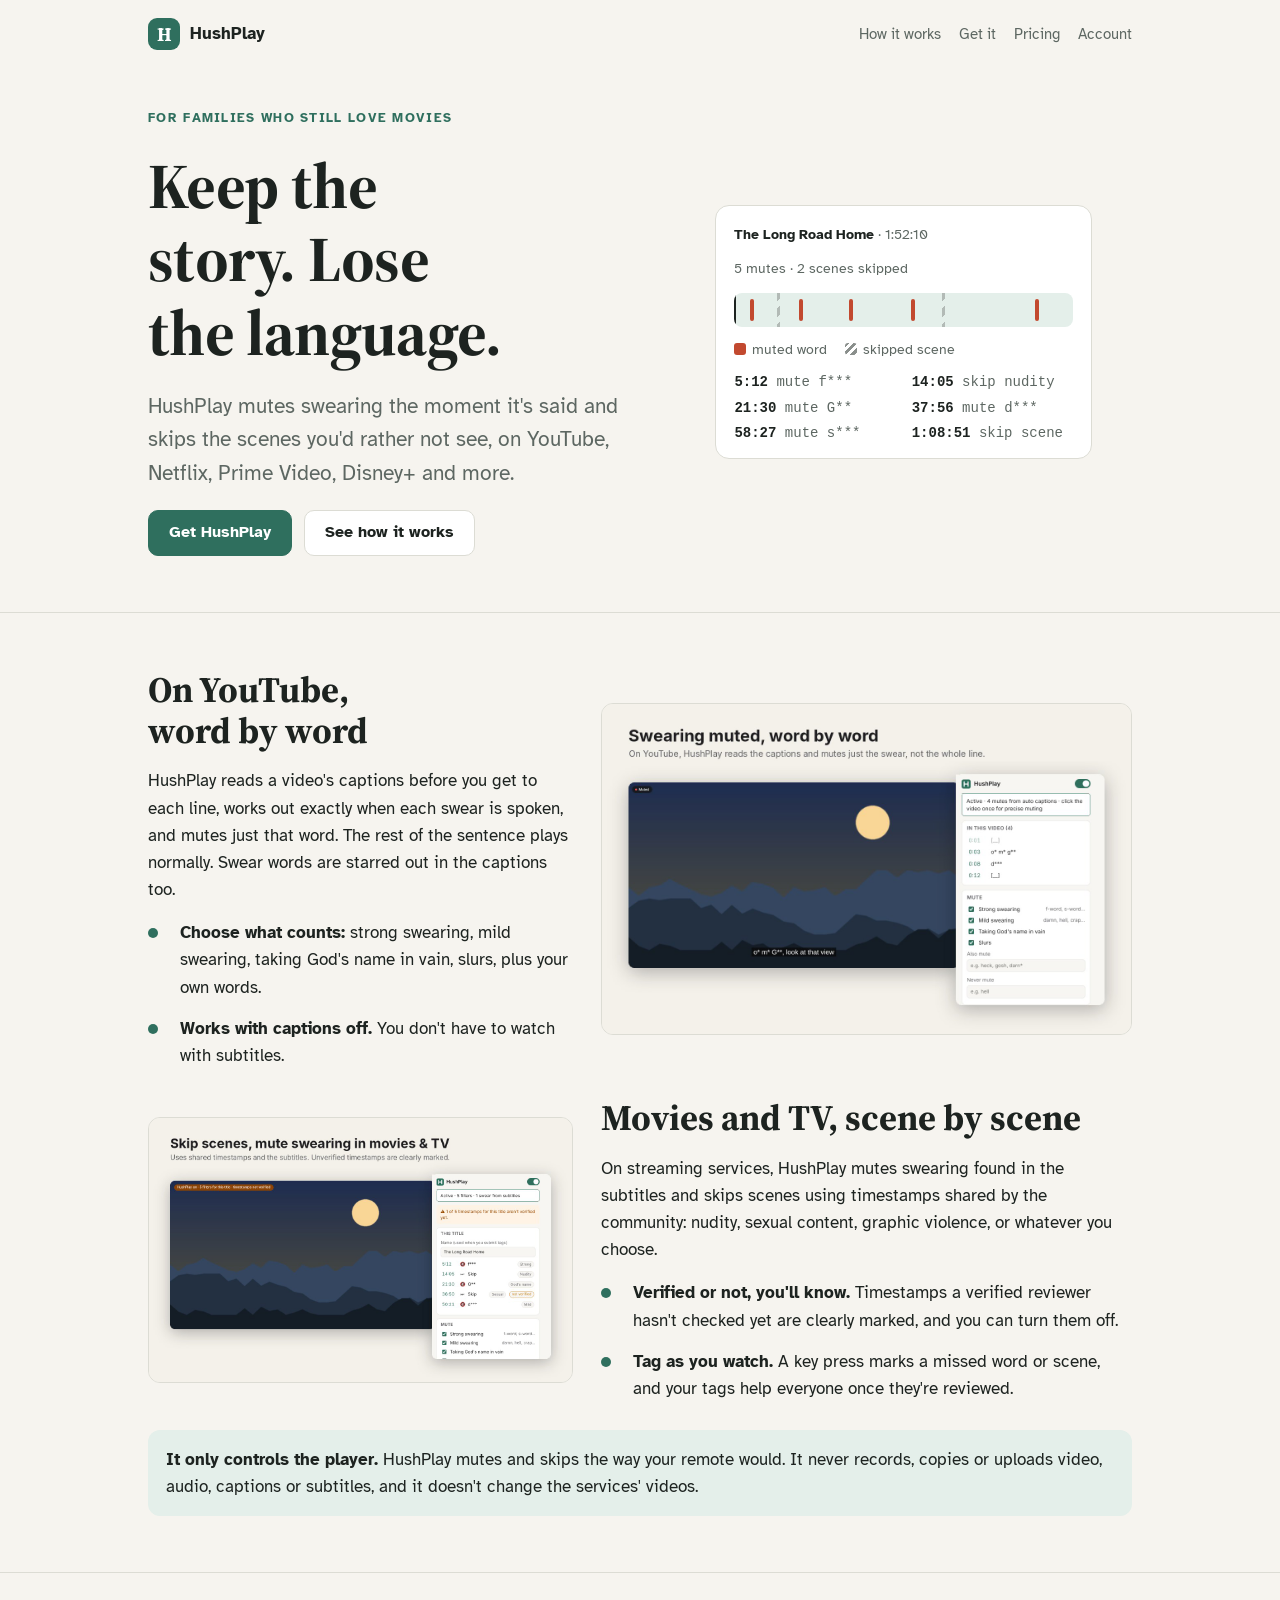
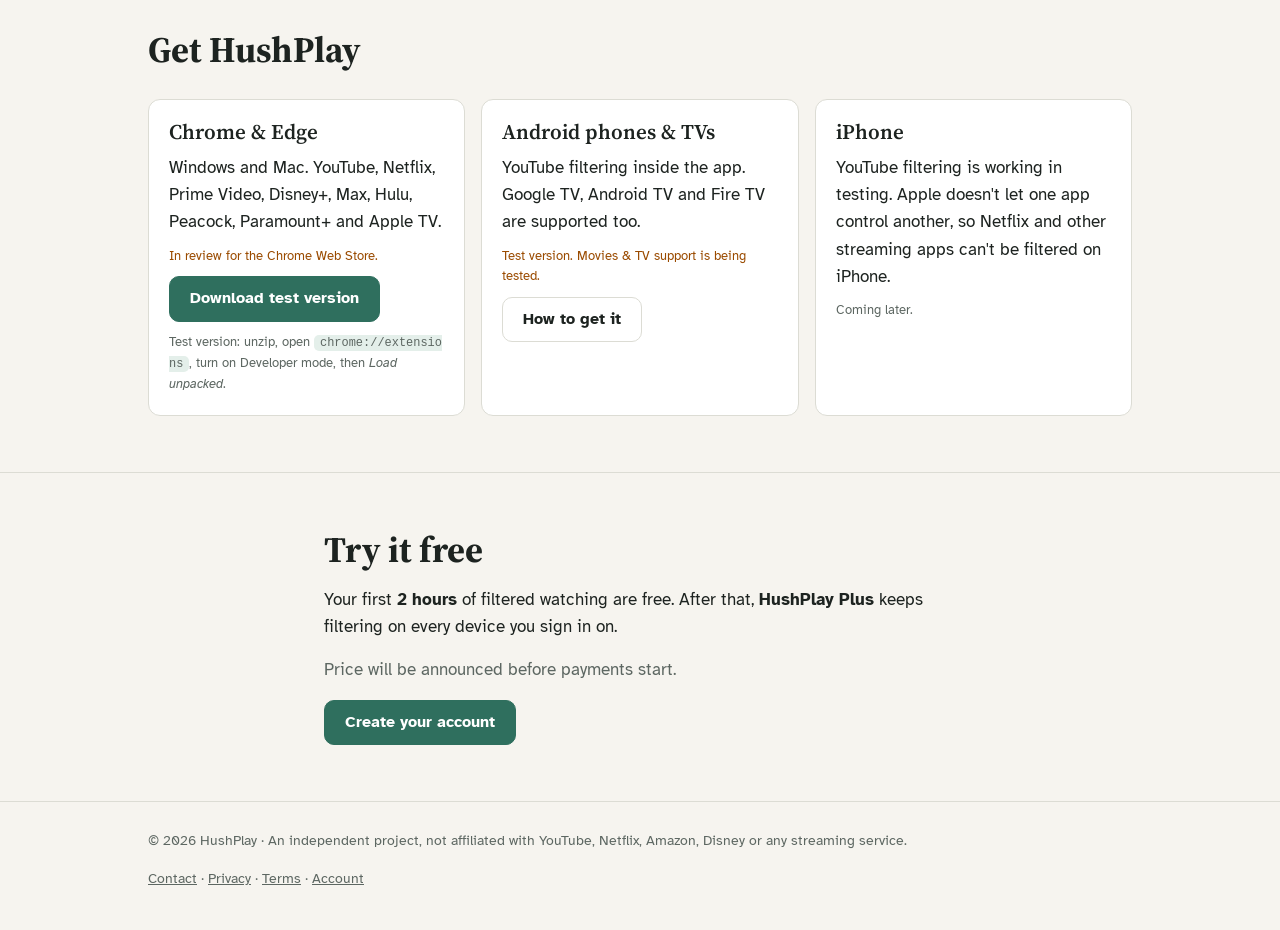
<file: index.html>
<!doctype html>
<html lang="en">
<head>
<meta charset="utf-8">
<meta name="viewport" content="width=device-width, initial-scale=1, viewport-fit=cover">
<title>HushPlay</title>
<meta name="description" content="HushPlay mutes swearing on YouTube, and mutes swearing and skips the scenes you choose in movies and TV.">
<link rel="icon" href="img/favicon.png">
<link rel="preconnect" href="https://fonts.googleapis.com">
<link rel="stylesheet" href="https://fonts.googleapis.com/css2?family=Source+Serif+4:opsz,wght@8..60,600;8..60,700&family=Atkinson+Hyperlegible:ital,wght@0,400;0,700;1,400&display=swap">
<link rel="stylesheet" href="site.css">
</head>
<body>
<header class="top">
  <div class="wrap">
    <a class="brand" href="./"><span class="v">H</span>HushPlay</a>
    <nav>
      <a href="#how">How it works</a>
      <a href="#get">Get it</a>
      <a href="#pricing">Pricing</a>
      <a href="account.html">Account</a>
    </nav>
  </div>
</header>

<main>
  <section class="hero">
    <div class="wrap">
      <div style="display:grid;gap:20px">
        <p class="eyebrow">For families who still love movies</p>
        <h1>Keep the story. Lose the language.</h1>
        <p class="lede">HushPlay mutes swearing the moment it's said and skips the scenes you'd rather not see, on YouTube, Netflix, Prime Video, Disney+ and more.</p>
        <div class="row">
          <a class="btn primary" href="#get">Get HushPlay</a>
          <a class="btn" href="#how">See how it works</a>
        </div>
      </div>

      <figure class="timeline" aria-label="Example: what HushPlay does across one movie">
        <div class="meta"><span><b>The Long Road Home</b> · 1:52:10</span><span>5 mutes · 2 scenes skipped</span></div>
        <div class="track" aria-hidden="true">
          <i class="m" style="left:4.6%"></i><i class="m" style="left:19.2%"></i><i class="m" style="left:33.8%"></i>
          <i class="s" style="left:12.5%;width:0.9%"></i>
          <i class="m" style="left:52.1%"></i>
          <i class="s" style="left:61.4%;width:0.8%"></i>
          <i class="m" style="left:88.7%"></i>
          <i class="playhead"></i>
        </div>
        <div class="legend"><span class="lm">muted word</span><span class="ls">skipped scene</span></div>
        <div class="events">
          <span><b>5:12</b> mute f***</span>
          <span><b>14:05</b> skip nudity</span>
          <span><b>21:30</b> mute G**</span>
          <span><b>37:56</b> mute d***</span>
          <span><b>58:27</b> mute s***</span>
          <span><b>1:08:51</b> skip scene</span>
        </div>
      </figure>
    </div>
  </section>

  <section class="band" id="how">
    <div class="wrap">
      <div class="split">
        <div style="display:grid;gap:16px">
          <h2>On YouTube, word by word</h2>
          <p>HushPlay reads a video's captions before you get to each line, works out exactly when each swear is spoken, and mutes just that word. The rest of the sentence plays normally. Swear words are starred out in the captions too.</p>
          <ul class="points">
            <li><span><b>Choose what counts:</b> strong swearing, mild swearing, taking God's name in vain, slurs, plus your own words.</span></li>
            <li><span><b>Works with captions off.</b> You don't have to watch with subtitles.</span></li>
          </ul>
        </div>
        <img class="shot" src="img/youtube.jpg" alt="A YouTube-style video with the word muted and the caption starred out, next to HushPlay's list of mutes in this video" width="1280" height="800" loading="lazy">
      </div>

      <div class="split flip">
        <div style="display:grid;gap:16px">
          <h2>Movies and TV, scene by scene</h2>
          <p>On streaming services, HushPlay mutes swearing found in the subtitles and skips scenes using timestamps shared by the community: nudity, sexual content, graphic violence, or whatever you choose.</p>
          <ul class="points">
            <li><span><b>Verified or not, you'll know.</b> Timestamps a verified reviewer hasn't checked yet are clearly marked, and you can turn them off.</span></li>
            <li><span><b>Tag as you watch.</b> A key press marks a missed word or scene, and your tags help everyone once they're reviewed.</span></li>
          </ul>
        </div>
        <img class="shot" src="img/movies.jpg" alt="A movie playing with HushPlay's list of timed mutes and skipped scenes, one marked not verified" width="1280" height="800" loading="lazy">
      </div>

      <div class="note"><p><b>It only controls the player.</b> HushPlay mutes and skips the way your remote would. It never records, copies or uploads video, audio, captions or subtitles, and it doesn't change the services' videos.</p></div>
    </div>
  </section>

  <section class="band" id="get">
    <div class="wrap">
      <h2>Get HushPlay</h2>
      <div class="cards">
        <div class="card">
          <h3>Chrome &amp; Edge</h3>
          <p>Windows and Mac. YouTube, Netflix, Prime Video, Disney+, Max, Hulu, Peacock, Paramount+ and Apple TV.</p>
          <p class="tag soon" id="storeTag">In review for the Chrome Web Store.</p>
          <div class="row">
            <a class="btn primary" id="storeLink" href="downloads/HushPlay-extension.zip">Download test version</a>
          </div>
          <p class="tag">Test version: unzip, open <code>chrome://extensions</code>, turn on Developer mode, then <i>Load unpacked</i>.</p>
        </div>
        <div class="card">
          <h3>Android phones &amp; TVs</h3>
          <p>YouTube filtering inside the app. Google TV, Android TV and Fire TV are supported too.</p>
          <p class="tag soon">Test version. Movies &amp; TV support is being tested.</p>
          <div class="row"><a class="btn" href="android.html">How to get it</a></div>
        </div>
        <div class="card">
          <h3>iPhone</h3>
          <p>YouTube filtering is working in testing. Apple doesn't let one app control another, so Netflix and other streaming apps can't be filtered on iPhone.</p>
          <p class="tag">Coming later.</p>
        </div>
      </div>
    </div>
  </section>

  <section class="band" id="pricing">
    <div class="wrap narrow" style="display:grid;gap:16px">
      <h2>Try it free</h2>
      <p id="pricingText">Your first <b><span data-trial-hours>2</span> hours</b> of filtered watching are free. After that, <b data-plan-name>HushPlay Plus</b> keeps filtering on every device you sign in on.</p>
      <p class="tag" id="priceLine" style="color:var(--muted)">Price will be announced before payments start.</p>
      <div class="row"><a class="btn primary" href="account.html">Create your account</a></div>
    </div>
  </section>
</main>

<footer>
  <div class="wrap">
    <span>© 2026 HushPlay · An independent project, not affiliated with YouTube, Netflix, Amazon, Disney or any streaming service.</span>
    <span><a href="mailto:hush.play.co@gmail.com">Contact</a> · <a href="privacy.html">Privacy</a> · <a href="terms.html">Terms</a> · <a href="account.html">Account</a></span>
  </div>
</footer>

<script src="config.js"></script>
<script>
  // Live trial length and price from the shared database (the same settings the apps use).
  (function () {
    var c = window.VIRTUE_CONFIG;
    if (!c || !window.fetch) return;
    fetch(c.supabaseUrl + "/rest/v1/rpc/get_config", { method: "POST",
      headers: { apikey: c.supabaseKey, "Content-Type": "application/json" }, body: "{}" })
      .then(function (r) { return r.ok ? r.json() : null; })
      .then(function (cfg) {
        if (!cfg) return;
        document.querySelectorAll("[data-trial-hours]").forEach(function (el) { el.textContent = cfg.trial_hours; });
        document.querySelectorAll("[data-plan-name]").forEach(function (el) { el.textContent = cfg.plan_name || "HushPlay Plus"; });
        var line = document.getElementById("priceLine");
        if (!cfg.paywall_enabled) line.textContent = "Free for everyone while HushPlay is in testing.";
        else if (cfg.price_label) line.textContent = (cfg.plan_name || "HushPlay Plus") + ": " + cfg.price_label + ". Cancel any time.";
        if (cfg.store_url) {
          var a = document.getElementById("storeLink");
          a.href = cfg.store_url; a.textContent = "Add to Chrome";
          document.getElementById("storeTag").textContent = "Free on the Chrome Web Store.";
        }
      }).catch(function () {});
  })();
</script>
</body>
</html>
</file>
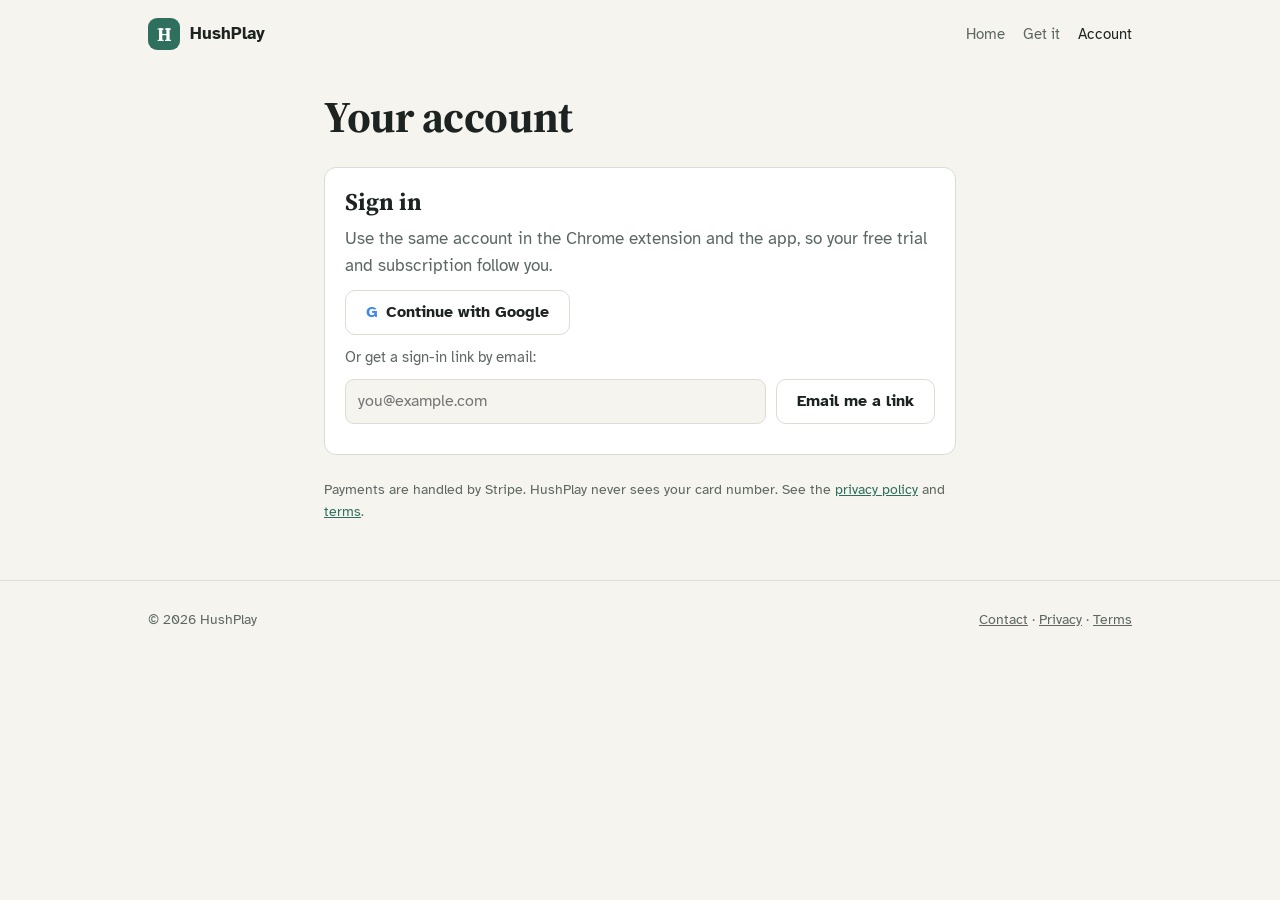
<file: account.html>
<!doctype html>
<html lang="en">
<head>
<meta charset="utf-8">
<meta name="viewport" content="width=device-width, initial-scale=1, viewport-fit=cover">
<title>Your Account · HushPlay</title>
<link rel="icon" href="img/favicon.png">
<link rel="stylesheet" href="https://fonts.googleapis.com/css2?family=Source+Serif+4:opsz,wght@8..60,600;8..60,700&family=Atkinson+Hyperlegible:ital,wght@0,400;0,700;1,400&display=swap">
<link rel="stylesheet" href="site.css">
</head>
<body>
<header class="top">
  <div class="wrap">
    <a class="brand" href="./"><span class="v">H</span>HushPlay</a>
    <nav><a href="./">Home</a><a href="./#get">Get it</a><a href="account.html" aria-current="page">Account</a></nav>
  </div>
</header>

<main class="wrap narrow" style="display:grid;gap:24px;padding-block:24px 56px">
  <h1 style="font-size:clamp(32px,5vw,44px)">Your account</h1>
  <p id="flash" class="note" hidden></p>

  <!-- signed out -->
  <section class="card" id="signedOut" hidden>
    <h2 style="font-size:24px">Sign in</h2>
    <p style="color:var(--muted)">Use the same account in the Chrome extension and the app, so your free trial and subscription follow you.</p>
    <div class="row"><button class="btn" id="google" type="button"><span class="g">G</span> Continue with Google</button></div>
    <p style="color:var(--muted);font-size:15px">Or get a sign-in link by email:</p>
    <form id="emailForm" class="inline">
      <input type="email" id="email" autocomplete="email" placeholder="you@example.com" required>
      <button class="btn" type="submit" id="sendBtn">Email me a link</button>
    </form>
    <form id="codeForm" class="inline" hidden>
      <input type="text" id="code" placeholder="Paste the link or code from the email">
      <button class="btn primary" type="submit">Sign in</button>
    </form>
    <p id="signInMsg" style="font-size:15px;color:var(--muted)"></p>
  </section>

  <!-- signed in -->
  <section class="card" id="signedIn" hidden>
    <div class="row" style="justify-content:space-between">
      <h2 style="font-size:24px" id="who">Signed in</h2>
      <button class="btn" id="signOut" type="button">Sign out</button>
    </div>
    <dl class="kv">
      <dt>Plan</dt><dd id="planName">Free</dd>
      <dt id="trialLabel">Free trial</dt><dd id="trialText">–</dd>
    </dl>
    <div class="meter" id="meter" aria-hidden="true"><i style="width:0%"></i></div>
    <p id="paywallNote" style="color:var(--muted);font-size:15px"></p>
    <div id="refEntry" hidden>
      <label class="field">Referral code (optional)
        <input type="text" id="refCode" maxlength="12" autocomplete="off" placeholder="e.g. 7KQ2MX4D" style="text-transform:uppercase">
      </label>
    </div>
    <div class="row">
      <button class="btn primary" id="subscribeYearly" type="button" hidden>Subscribe yearly</button>
      <button class="btn" id="subscribe" type="button" hidden>Subscribe monthly</button>
      <button class="btn" id="billing" type="button" hidden>Manage billing</button>
    </div>
    <p id="planMsg" style="font-size:15px;color:var(--muted)"></p>
  </section>

  <!-- referrals -->
  <section class="card" id="referCard" hidden>
    <h2 style="font-size:24px">Refer friends</h2>
    <p style="color:var(--muted);font-size:15px;margin:0" id="referHow"></p>
    <div class="refcode"><span>Your code</span><b id="myCode">–</b></div>
    <div class="inline">
      <input type="text" id="myLink" readonly aria-label="Your referral link">
      <button class="btn" type="button" id="copyLink">Copy link</button>
    </div>
    <dl class="kv">
      <dt>Friends signed up</dt><dd id="refJoined">0</dd>
      <dt>Rewards earned</dt><dd id="refEarned">$0.00</dd>
    </dl>
    <p id="refMsg" style="font-size:15px;color:var(--muted);margin:0"></p>
  </section>

  <!-- settings profiles -->
  <section class="card" id="profilesCard" hidden>
    <div class="row" style="justify-content:space-between">
      <h2 style="font-size:24px">Settings profiles</h2>
      <button class="btn" id="profNew" type="button">New profile</button>
    </div>
    <p style="color:var(--muted);font-size:15px;margin:0">Save different settings for different people or times, like "Kids" and "Movie night".
      In the Chrome extension and the app, each device picks which profile it uses, so they can share one or each have their own.
      New devices start with your default profile.</p>
    <form id="profNewForm" class="inline" hidden>
      <input type="text" id="profNewName" maxlength="40" placeholder="Profile name, e.g. Kids" required>
      <button class="btn primary" type="submit">Create</button>
      <button class="btn" type="button" id="profNewCancel">Cancel</button>
    </form>
    <ul id="profList" class="proflist"></ul>
    <p id="profMsg" style="font-size:15px;color:var(--muted);margin:0"></p>
  </section>

  <p style="font-size:14px;color:var(--muted)">Payments are handled by Stripe. HushPlay never sees your card number. See the <a href="privacy.html">privacy policy</a> and <a href="terms.html">terms</a>.</p>
</main>

<footer>
  <div class="wrap">
    <span>© 2026 HushPlay</span>
    <span><a href="mailto:hush.play.co@gmail.com">Contact</a> · <a href="privacy.html">Privacy</a> · <a href="terms.html">Terms</a></span>
  </div>
</footer>

<script src="config.js"></script>
<script src="db.js"></script>
<script>
(function () {
  "use strict";
  var $ = function (id) { return document.getElementById(id); };
  var store = {
    get: async function (k) { try { var v = localStorage.getItem(k); return v ? JSON.parse(v) : null; } catch (e) { return null; } },
    set: async function (k, v) { try { localStorage.setItem(k, JSON.stringify(v)); } catch (e) {} }
  };
  var db = VirtueDB.create(window.VIRTUE_CONFIG, store);
  var here = location.origin + location.pathname;

  function flash(text, warn) {
    var el = $("flash");
    el.hidden = !text; el.textContent = text || "";
    el.className = warn ? "warnbox" : "note";
  }

  function hours(sec) { return (Math.round(sec / 360) / 10).toString(); }

  async function render() {
    var a = await db.account().catch(function () { return { configured: db.configured, signedIn: false }; });
    $("signedOut").hidden = a.signedIn;
    $("signedIn").hidden = !a.signedIn;
    if (!a.signedIn) { $("profilesCard").hidden = true; $("referCard").hidden = true; return; }
    $("who").textContent = a.email;
    var plan = await db.myPlan().catch(function () { return null; });
    if (!plan) { $("planMsg").textContent = "Couldn't load your plan. Try again in a moment."; return; }
    var used = plan.trial_seconds_used || 0, total = plan.trial_seconds_total || 7200;
    $("planName").textContent = plan.subscribed ? "HushPlay Plus" + (plan.plan_status && plan.plan_status !== "active" ? " (" + plan.plan_status.replace("_", " ") + ")" : "") : "Free";
    $("trialText").textContent = hours(Math.min(used, total)) + " of " + hours(total) + " hours used";
    $("meter").firstElementChild.style.width = Math.min(100, used / total * 100).toFixed(1) + "%";
    // Subscribers don't have a free trial any more: no meter, no hours.
    $("trialLabel").hidden = $("trialText").hidden = $("meter").hidden = !!plan.subscribed;
    $("paywallNote").textContent = !plan.paywall_enabled ? "HushPlay is free for everyone while it's in testing. Your trial hours aren't being used up yet."
      : plan.subscribed ? (plan.plan_renews_at ? "Renews " + new Date(plan.plan_renews_at).toLocaleDateString() + "." : "")
      : plan.allowed ? "When your free hours run out, subscribe to keep filtering." : "Your free trial is used up. Subscribe to keep filtering.";
    $("subscribe").hidden = $("subscribeYearly").hidden = plan.subscribed || !plan.paywall_enabled;
    $("billing").hidden = !plan.has_billing;
    $("refEntry").hidden = plan.subscribed || !plan.paywall_enabled || !!plan.plan_status;
    loadProfiles();
    loadReferral();
    var cfg = await db.config().catch(function () { return {}; });
    $("subscribe").textContent = "Monthly" + (cfg.price_monthly ? " · " + cfg.price_monthly + "/month" : "");
    $("subscribeYearly").textContent = "Yearly" + (cfg.price_yearly ? " · " + cfg.price_yearly + "/year" : "");
  }

  // ---------------------------------------------------------------- settings profiles
  var MUTE = [["strong", "Strong swearing"], ["mild", "Mild words"], ["blasphemy", "God's name in vain"], ["slurs", "Slurs"]];
  var SKIP = [["nudity", "Nudity"], ["sexual", "Sexual content"], ["violence", "Violence"], ["other", "Other flagged scenes"]];
  var DEF_CATS = { strong: true, mild: true, blasphemy: true, slurs: true, nudity: true, sexual: true, violence: false, other: true };
  var profs = [], openId = null;
  function profMsg(t, warn) { $("profMsg").textContent = t || ""; $("profMsg").style.color = warn ? "var(--warn)" : "var(--muted)"; }
  async function loadProfiles(msg) {
    try { profs = await db.profiles(); } catch (e) { profMsg(e.message, true); return; }
    $("profilesCard").hidden = false;
    drawProfiles();
    profMsg(msg || (profs.length ? "" : "You don't have any profiles yet. Open the extension or the app once while signed in, or make one here."));
  }
  function el(tag, attrs, kids) {
    var n = document.createElement(tag);
    Object.keys(attrs || {}).forEach(function (k) { if (k === "text") n.textContent = attrs[k]; else n.setAttribute(k, attrs[k]); });
    (kids || []).forEach(function (k) { if (k) n.appendChild(k); });
    return n;
  }
  function check(id, label, on) {
    var box = el("input", { type: "checkbox", id: id });
    box.checked = !!on;
    return el("label", { class: "check" }, [box, document.createTextNode(" " + label)]);
  }
  function select(id, opts, value) {
    var s = el("select", { id: id });
    opts.forEach(function (o) { var op = el("option", { value: o[0], text: o[1] }); s.appendChild(op); });
    s.value = String(value);
    return s;
  }
  function drawProfiles() {
    var list = $("profList");
    list.innerHTML = "";
    profs.forEach(function (p) {
      var li = el("li", { class: "prof" });
      var head = el("div", { class: "row", style: "justify-content:space-between" }, [
        el("strong", { text: p.name }),
        p.is_default ? el("span", { class: "pill", text: "Default" }) : null
      ]);
      var btns = el("div", { class: "row" });
      var edit = el("button", { class: "btn small", type: "button", text: openId === p.id ? "Close" : "Edit" });
      edit.addEventListener("click", function () { openId = openId === p.id ? null : p.id; drawProfiles(); });
      btns.appendChild(edit);
      if (!p.is_default) {
        var def = el("button", { class: "btn small", type: "button", text: "Make default" });
        def.addEventListener("click", function () { save(p.id, null, null, true, "\"" + p.name + "\" is now the default for new devices."); });
        btns.appendChild(def);
      }
      var del = el("button", { class: "btn small", type: "button", text: "Delete" });
      del.addEventListener("click", function () {
        if (del.dataset.sure) {
          db.deleteProfile(p.id).then(function () { loadProfiles("Deleted \"" + p.name + "\". Devices that used it keep their settings."); },
            function (e) { profMsg(e.message, true); });
        } else { del.dataset.sure = "1"; del.textContent = "Really delete?"; }
      });
      btns.appendChild(del);
      li.appendChild(head);
      li.appendChild(btns);
      if (openId === p.id) li.appendChild(editor(p));
      list.appendChild(li);
    });
  }
  function editor(p) {
    var s = p.settings || {}, cats = Object.assign({}, DEF_CATS, s.categories || {});
    var f = el("form", { class: "profedit" });
    var name = el("input", { type: "text", id: "pe-name", maxlength: "40", value: p.name });
    f.appendChild(el("label", { class: "field" }, [document.createTextNode("Name"), name]));
    f.appendChild(el("p", { class: "lbl", text: "Mute" }));
    MUTE.forEach(function (c) { f.appendChild(check("pe-" + c[0], c[1], cats[c[0]])); });
    f.appendChild(el("p", { class: "lbl", text: "Skip scenes (movies & TV)" }));
    SKIP.forEach(function (c) { f.appendChild(check("pe-" + c[0], c[1], cats[c[0]])); });
    f.appendChild(el("label", { class: "field" }, [document.createTextNode("Skip violence that is"),
      select("pe-violenceLevel", [["1", "Any (fights and up)"], ["2", "Moderate and up (shooting, blood)"], ["3", "Graphic only (gore)"]], s.violenceLevel || 2)]));
    f.appendChild(el("label", { class: "field" }, [document.createTextNode("Scenes spotted from sound cues in subtitles"),
      select("pe-soundCues", [["ask", "Offer a Skip button"], ["auto", "Skip them automatically"], ["off", "Ignore them"]], s.soundCues || "ask")]));
    f.appendChild(el("label", { class: "field" }, [document.createTextNode("Also mute (comma-separated)"),
      el("input", { type: "text", id: "pe-custom", value: s.custom || "", placeholder: "e.g. heck, gosh, darn*" })]));
    f.appendChild(el("label", { class: "field" }, [document.createTextNode("Never mute"),
      el("input", { type: "text", id: "pe-allow", value: s.allow || "", placeholder: "e.g. hell" })]));
    f.appendChild(check("pe-useUnverified", "Use shared timestamps that aren't verified yet", s.useUnverified !== false));
    f.appendChild(check("pe-censorCaptions", "Hide swear words in on-screen captions", s.censorCaptions !== false));
    var go = el("button", { class: "btn primary", type: "submit", text: "Save changes" });
    f.appendChild(el("div", { class: "row" }, [go]));
    f.addEventListener("submit", function (e) {
      e.preventDefault();
      var next = Object.assign({}, s, { categories: Object.assign({}, cats) });
      MUTE.concat(SKIP).forEach(function (c) { next.categories[c[0]] = $("pe-" + c[0]).checked; });
      next.violenceLevel = +$("pe-violenceLevel").value;
      next.soundCues = $("pe-soundCues").value;
      next.custom = $("pe-custom").value.trim();
      next.allow = $("pe-allow").value.trim();
      next.useUnverified = $("pe-useUnverified").checked;
      next.censorCaptions = $("pe-censorCaptions").checked;
      var newName = name.value.trim();
      save(p.id, newName && newName !== p.name ? newName : null, next, false, "Saved. Devices using \"" + (newName || p.name) + "\" pick this up within a few minutes.");
    });
    return f;
  }
  function save(id, name, settings, makeDefault, done) {
    profMsg("Saving…");
    db.saveProfile(id, name, settings, makeDefault).then(function () { return loadProfiles(done); },
      function (e) { profMsg(e.message, true); });
  }
  $("profNew").addEventListener("click", function () { $("profNewForm").hidden = false; $("profNewName").value = ""; $("profNewName").focus(); });
  $("profNewCancel").addEventListener("click", function () { $("profNewForm").hidden = true; });
  $("profNewForm").addEventListener("submit", function (e) {
    e.preventDefault();
    var n = $("profNewName").value.trim();
    if (!n) return;
    $("profNewForm").hidden = true;
    profMsg("Saving…");
    // New profiles here start from the standard settings.
    db.saveProfile(null, n, { categories: Object.assign({}, DEF_CATS) }, false).then(function (p) {
      openId = p.id; return loadProfiles("Made \"" + n + "\". Change its settings below, then pick it on a device.");
    }, function (e) { profMsg(e.message, true); });
  });

  // ---------------------------------------------------------------- referrals
  var REF_KEY = "virtue.ref";
  function money(c) { return "$" + (c / 100).toFixed(2); }
  function savedRef() { try { return localStorage.getItem(REF_KEY) || ""; } catch (e) { return ""; } }
  function rememberRef(c) { try { if (c) localStorage.setItem(REF_KEY, c); else localStorage.removeItem(REF_KEY); } catch (e) {} }
  async function loadReferral() {
    var r;
    try { r = await db.myReferral(); } catch (e) { return; }
    $("referCard").hidden = false;
    $("referHow").textContent = "Share your code. When a friend buys their first subscription with it, you get " +
      money(r.reward_yearly_cents) + " off your bills if they choose yearly, or " + money(r.reward_monthly_cents) +
      " if they choose monthly. Each friend can use one code, once.";
    $("myCode").textContent = r.code;
    $("myLink").value = location.origin + location.pathname + "?ref=" + r.code;
    $("refJoined").textContent = String(r.joined + r.rewarded);
    $("refEarned").textContent = money(r.credit_cents) + (r.waiting_cents ? " (" + money(r.waiting_cents) + " is added when you subscribe)" : "");
    if (r.was_referred) { $("refEntry").hidden = true; rememberRef(""); }
    else if (!$("refCode").value) $("refCode").value = savedRef();
  }
  $("copyLink").addEventListener("click", async function () {
    try { await navigator.clipboard.writeText($("myLink").value); $("refMsg").textContent = "Link copied."; }
    catch (e) { $("myLink").select(); $("refMsg").textContent = "Press Ctrl+C (or Cmd+C) to copy."; }
  });

  async function finishRedirectSignIn() {
    // Back from Google or an emailed link: the address carries #access_token=... (or an error).
    if (!/access_token=|error_description=/.test(location.hash) && !/[?&]token=/.test(location.search)) return;
    try { await db.verifyCode("", location.href); flash("You're signed in."); }
    catch (e) { flash(e.message, true); }
    history.replaceState(null, "", location.pathname);
  }

  $("google").addEventListener("click", function () { location.href = db.oauthUrl("google", here); });
  $("emailForm").addEventListener("submit", async function (e) {
    e.preventDefault();
    $("sendBtn").disabled = true; $("signInMsg").textContent = "Sending…";
    try {
      await db.sendCode($("email").value, here);
      $("signInMsg").textContent = "Check your email and click the sign-in link. It brings you back here. (If the email has a code, paste it below.)";
      $("codeForm").hidden = false;
    } catch (err) { $("signInMsg").textContent = err.message; }
    $("sendBtn").disabled = false;
  });
  $("codeForm").addEventListener("submit", async function (e) {
    e.preventDefault();
    try { await db.verifyCode($("email").value, $("code").value); $("signInMsg").textContent = ""; render(); }
    catch (err) { $("signInMsg").textContent = err.message; }
  });
  $("signOut").addEventListener("click", async function () { await db.signOut(); flash(""); render(); });

  async function go(op, plan) {
    var code = op === "checkout" && !$("refEntry").hidden ? $("refCode").value.trim().toUpperCase() : "";
    if (code) {
      var ok = await db.checkReferral(code).catch(function (e) { return { ok: false, reason: e.message }; });
      if (!ok.ok) { $("planMsg").textContent = ok.reason + " Clear the referral code box to subscribe without one."; return; }
    }
    $("planMsg").textContent = "Opening secure checkout…";
    try {
      var r = await db[op](here, plan, code || undefined);
      if (r && r.url) location.href = r.url; else $("planMsg").textContent = "Payments aren't set up yet.";
    } catch (e) { $("planMsg").textContent = /not found|404|aren't set up/i.test(e.message) ? "Payments aren't set up yet." : e.message; }
  }
  $("subscribe").addEventListener("click", function () { go("checkout", "monthly"); });
  $("subscribeYearly").addEventListener("click", function () { go("checkout", "yearly"); });
  $("billing").addEventListener("click", function () { go("billingPortal"); });

  (async function () {
    if (!db.configured) { flash("This site isn't connected to the database yet.", true); return; }
    await finishRedirectSignIn();
    var q = new URLSearchParams(location.search);
    if (q.get("ref")) {
      var c = q.get("ref").trim().toUpperCase().replace(/[^A-Z0-9]/g, "").slice(0, 12);
      rememberRef(c);
      flash("Referral code " + c + " saved. It's used when you subscribe.");
      history.replaceState(null, "", location.pathname);
    }
    if (q.get("checkout") === "success") { rememberRef(""); flash("Thank you! Your subscription is active. It can take a minute to show here."); history.replaceState(null, "", location.pathname); setTimeout(render, 4000); }
    if (q.get("checkout") === "cancelled") { flash("Checkout was cancelled. You haven't been charged."); history.replaceState(null, "", location.pathname); }
    render();
  })();
})();
</script>
</body>
</html>
</file>
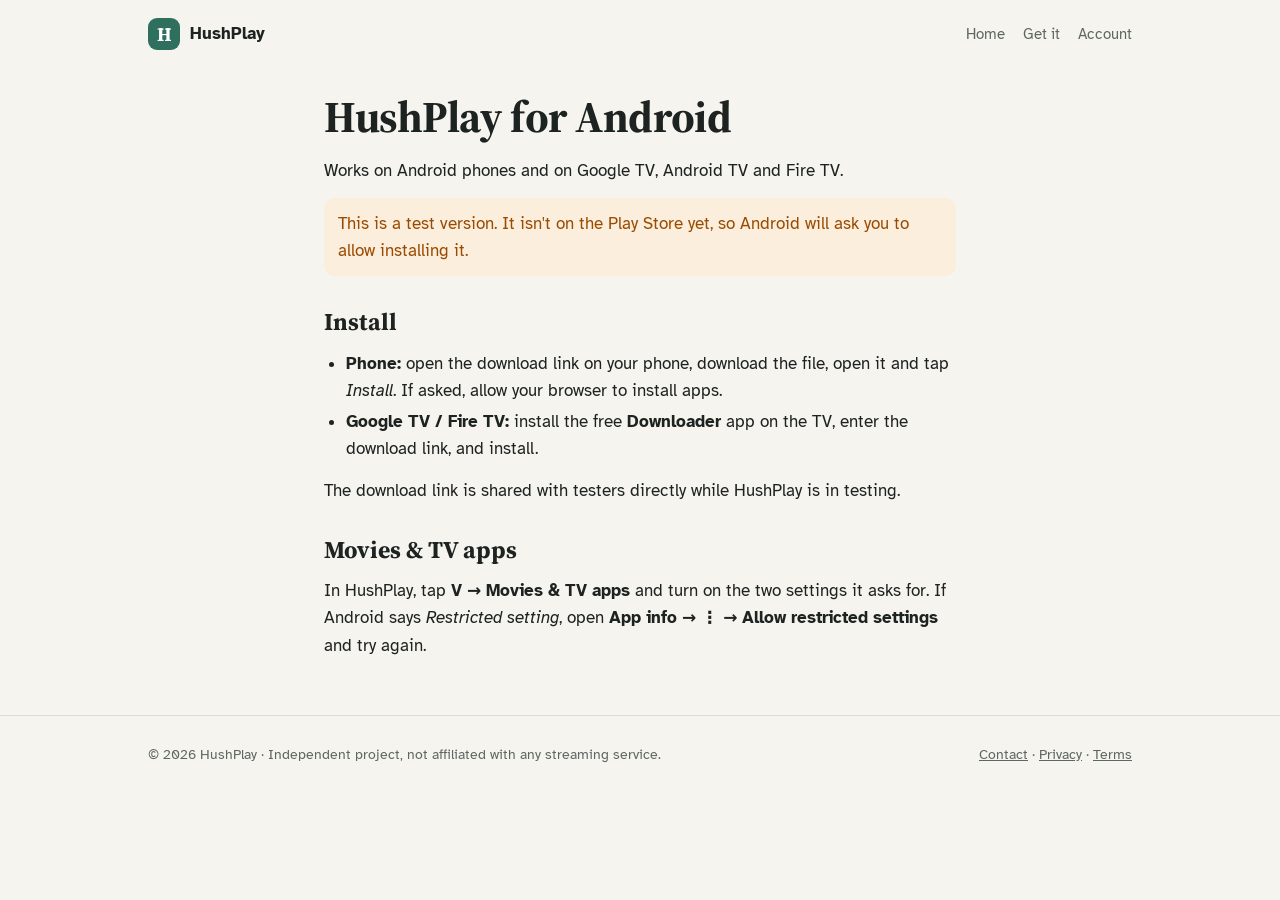
<file: android.html>
<!doctype html>
<html lang="en">
<head>
<meta charset="utf-8">
<meta name="viewport" content="width=device-width, initial-scale=1, viewport-fit=cover">
<title>Android · HushPlay</title>
<link rel="icon" href="img/favicon.png">
<link rel="stylesheet" href="https://fonts.googleapis.com/css2?family=Source+Serif+4:opsz,wght@8..60,600;8..60,700&family=Atkinson+Hyperlegible:ital,wght@0,400;0,700;1,400&display=swap">
<link rel="stylesheet" href="site.css">
</head>
<body>
<header class="top">
  <div class="wrap">
    <a class="brand" href="./"><span class="v">H</span>HushPlay</a>
    <nav><a href="./">Home</a><a href="./#get">Get it</a><a href="account.html">Account</a></nav>
  </div>
</header>
<main class="wrap narrow prose" style="padding-block:24px 56px">

  <h1 style="font-size:clamp(32px,5vw,44px)">HushPlay for Android</h1>
  <p>Works on Android phones and on Google TV, Android TV and Fire TV.</p>
  <div class="warnbox">This is a test version. It isn't on the Play Store yet, so Android will ask you to allow installing it.</div>
  <h2>Install</h2>
  <ul>
    <li><b>Phone:</b> open the download link on your phone, download the file, open it and tap <i>Install</i>. If asked, allow your browser to install apps.</li>
    <li><b>Google TV / Fire TV:</b> install the free <b>Downloader</b> app on the TV, enter the download link, and install.</li>
  </ul>
  <div class="row" id="apkRow" hidden><a class="btn primary" id="apkLink" href="#">Download for Android</a></div>
  <p id="noApk">The download link is shared with testers directly while HushPlay is in testing.</p>
  <h2>Movies &amp; TV apps</h2>
  <p>In HushPlay, tap <b>V → Movies &amp; TV apps</b> and turn on the two settings it asks for. If Android says <i>Restricted setting</i>, open <b>App info → ⋮ → Allow restricted settings</b> and try again.</p>
<script src="config.js"></script>
<script>
  (function () {
    var c = window.VIRTUE_CONFIG; if (!c || !window.fetch) return;
    fetch(c.supabaseUrl + "/rest/v1/rpc/get_config", { method: "POST", headers: { apikey: c.supabaseKey, "Content-Type": "application/json" }, body: "{}" })
      .then(function (r) { return r.ok ? r.json() : null; })
      .then(function (cfg) { if (cfg && cfg.android_url) { document.getElementById("apkLink").href = cfg.android_url; document.getElementById("apkRow").hidden = false; document.getElementById("noApk").hidden = true; } })
      .catch(function () {});
  })();
</script>
</main>
<footer>
  <div class="wrap">
    <span>© 2026 HushPlay · Independent project, not affiliated with any streaming service.</span>
    <span><a href="mailto:hush.play.co@gmail.com">Contact</a> · <a href="privacy.html">Privacy</a> · <a href="terms.html">Terms</a></span>
  </div>
</footer>
</body>
</html>
</file>
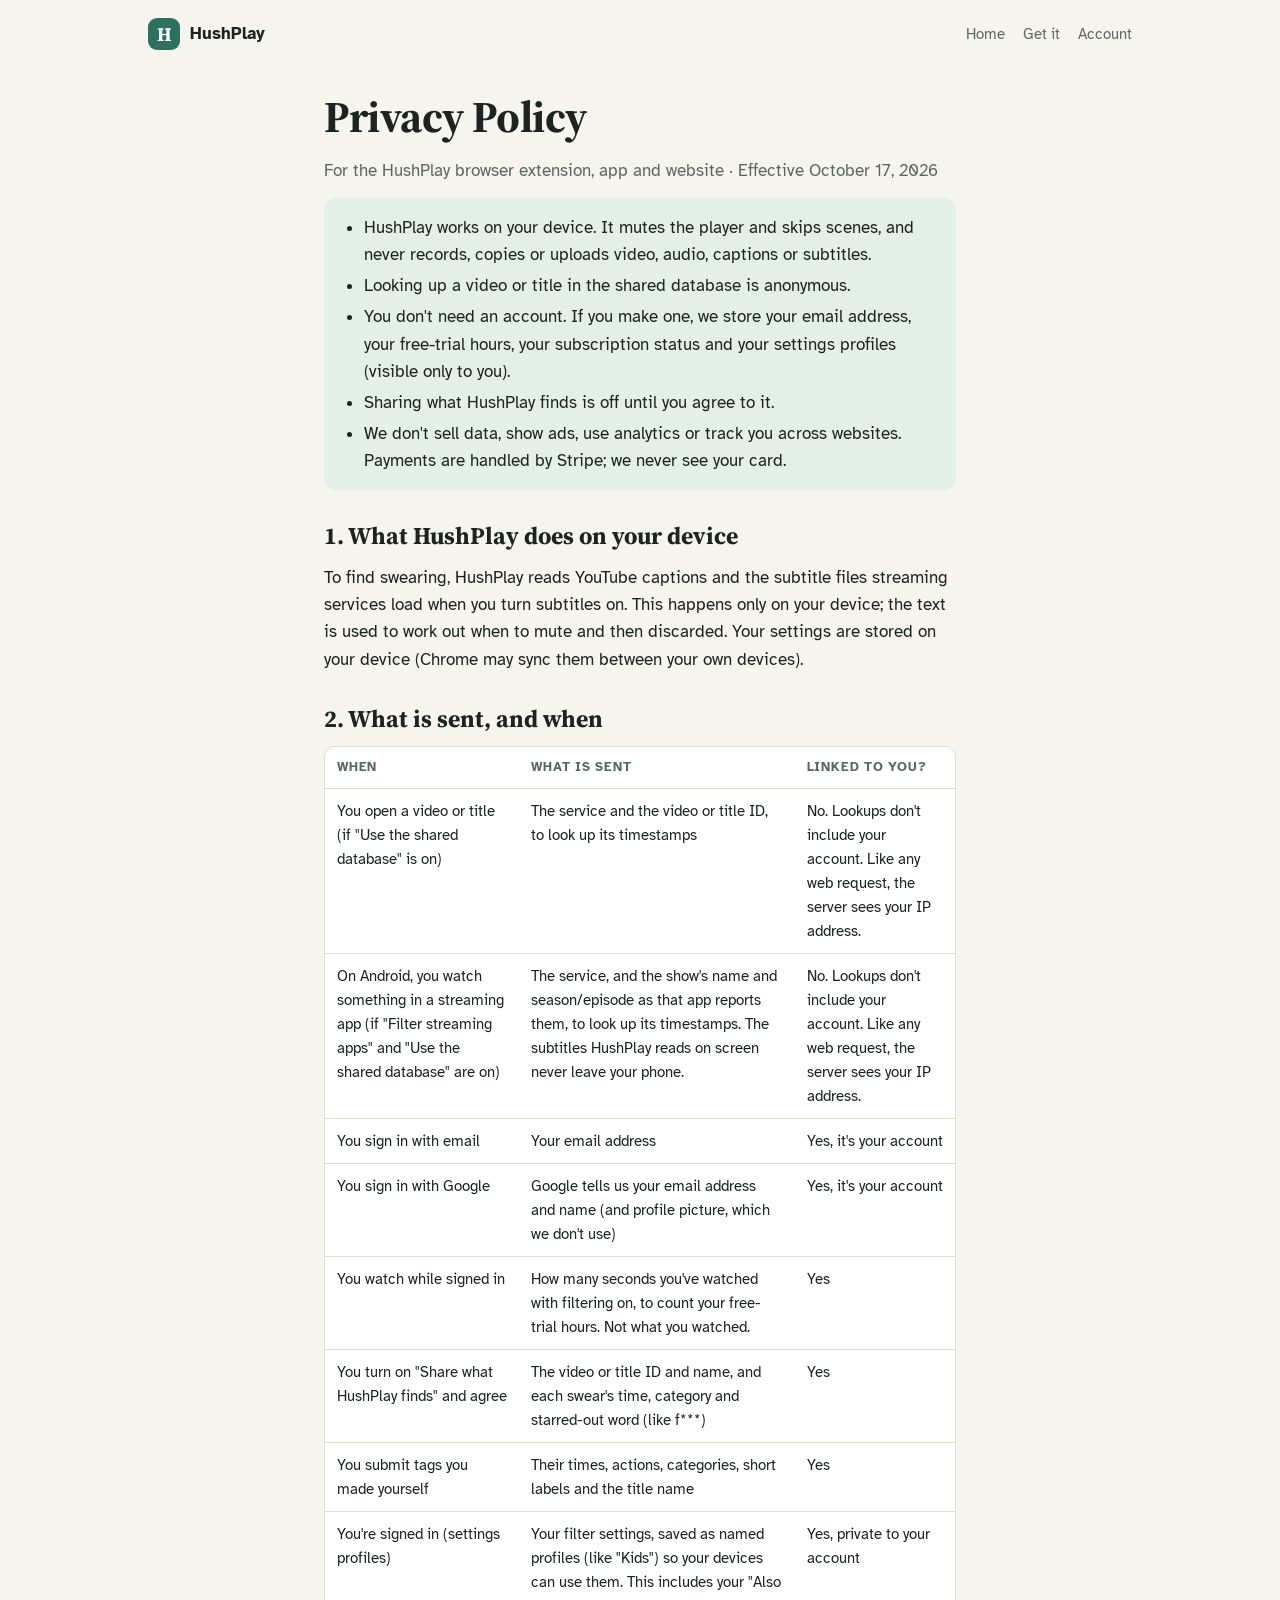
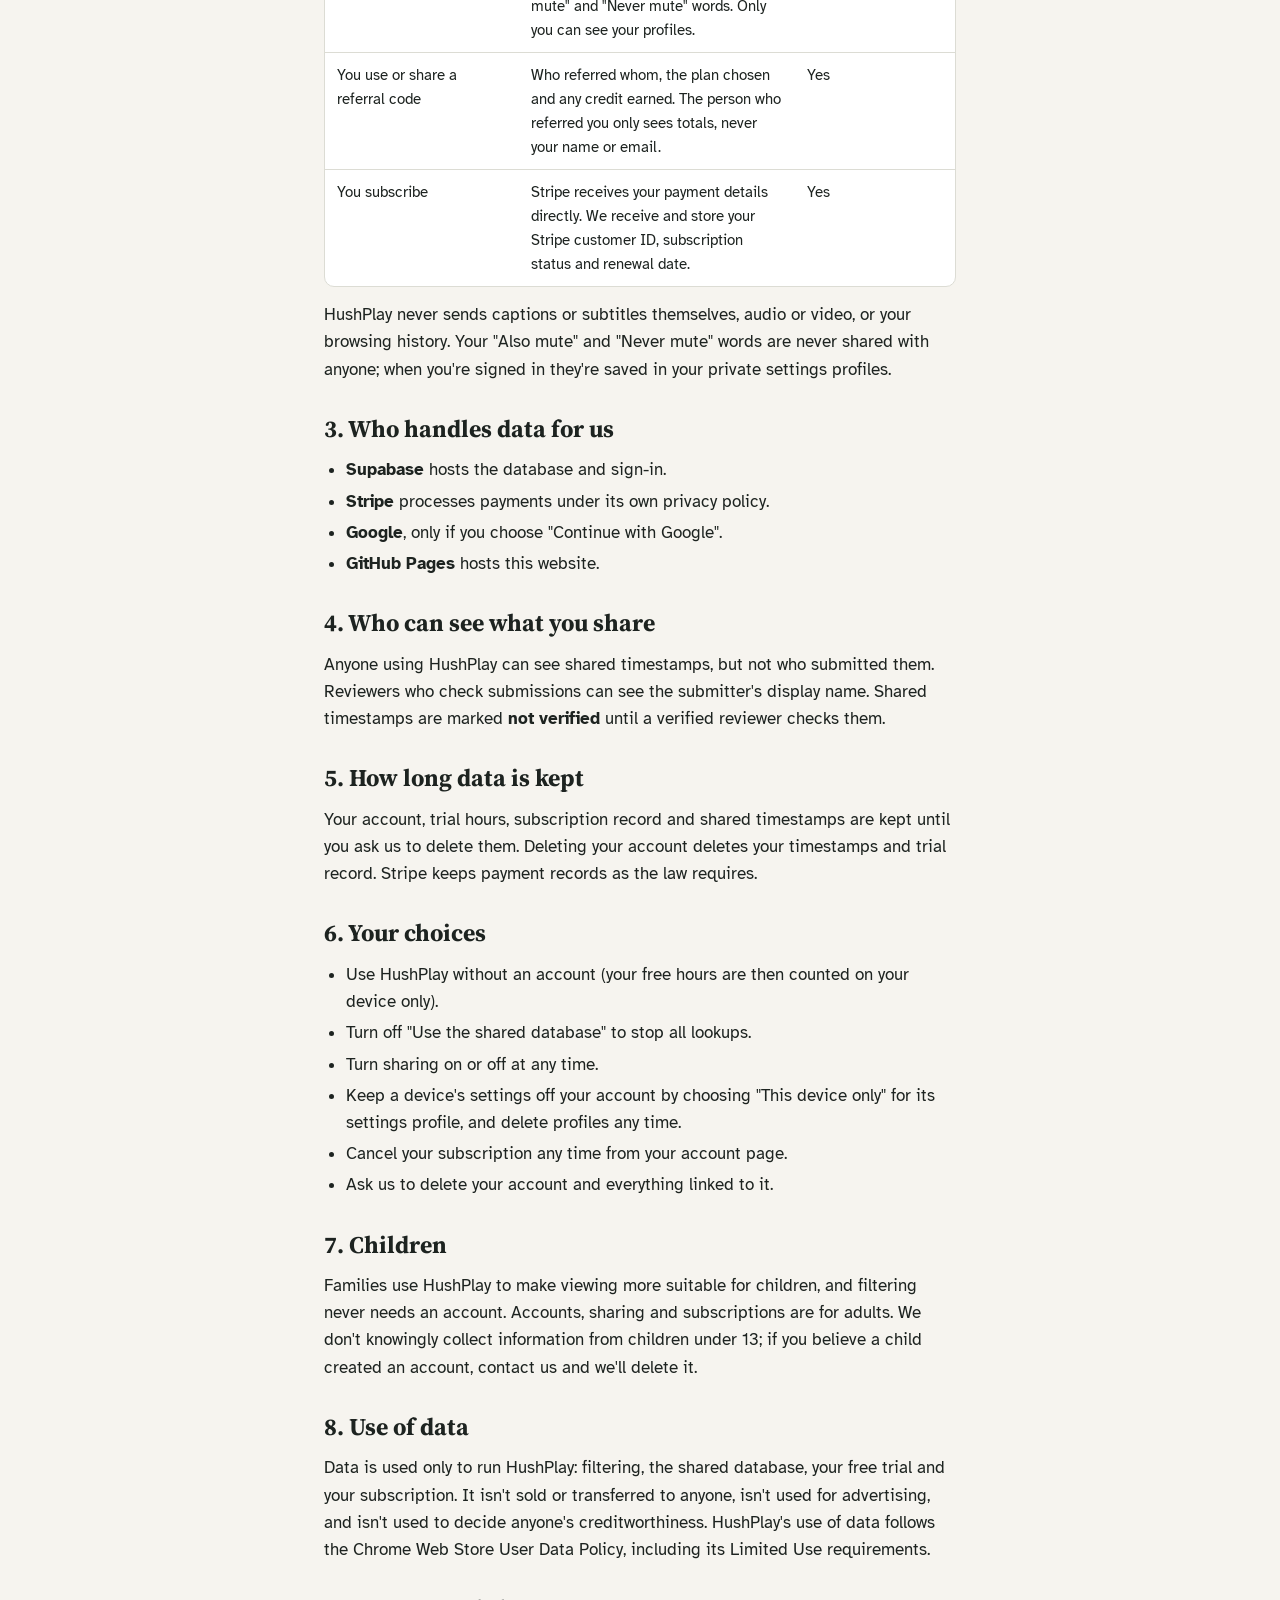
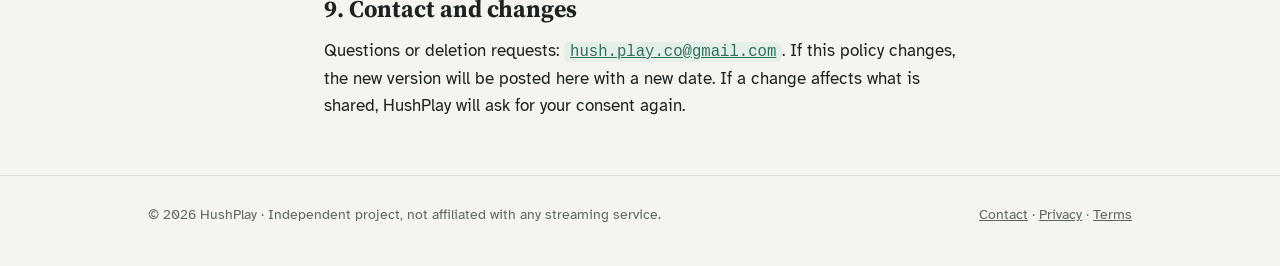
<file: privacy.html>
<!doctype html>
<html lang="en">
<head>
<meta charset="utf-8">
<meta name="viewport" content="width=device-width, initial-scale=1, viewport-fit=cover">
<title>Privacy Policy · HushPlay</title>
<link rel="icon" href="img/favicon.png">
<link rel="stylesheet" href="https://fonts.googleapis.com/css2?family=Source+Serif+4:opsz,wght@8..60,600;8..60,700&family=Atkinson+Hyperlegible:ital,wght@0,400;0,700;1,400&display=swap">
<link rel="stylesheet" href="site.css">
</head>
<body>
<header class="top">
  <div class="wrap">
    <a class="brand" href="./"><span class="v">H</span>HushPlay</a>
    <nav><a href="./">Home</a><a href="./#get">Get it</a><a href="account.html">Account</a></nav>
  </div>
</header>
<main class="wrap narrow prose" style="padding-block:24px 56px">

  <h1 style="font-size:clamp(32px,5vw,44px)">Privacy Policy</h1>
  <p style="color:var(--muted)">For the HushPlay browser extension, app and website · Effective October 17, 2026</p>
  <div class="note"><ul>
    <li>HushPlay works on your device. It mutes the player and skips scenes, and never records, copies or uploads video, audio, captions or subtitles.</li>
    <li>Looking up a video or title in the shared database is anonymous.</li>
    <li>You don't need an account. If you make one, we store your email address, your free-trial hours, your subscription status and your settings profiles (visible only to you).</li>
    <li>Sharing what HushPlay finds is off until you agree to it.</li>
    <li>We don't sell data, show ads, use analytics or track you across websites. Payments are handled by Stripe; we never see your card.</li>
  </ul></div>

  <h2>1. What HushPlay does on your device</h2>
  <p>To find swearing, HushPlay reads YouTube captions and the subtitle files streaming services load when you turn subtitles on. This happens only on your device; the text is used to work out when to mute and then discarded. Your settings are stored on your device (Chrome may sync them between your own devices).</p>

  <h2>2. What is sent, and when</h2>
  <div class="table-wrap"><table>
    <thead><tr><th>When</th><th>What is sent</th><th>Linked to you?</th></tr></thead>
    <tbody>
      <tr><td>You open a video or title (if "Use the shared database" is on)</td><td>The service and the video or title ID, to look up its timestamps</td><td>No. Lookups don't include your account. Like any web request, the server sees your IP address.</td></tr>
      <tr><td>On Android, you watch something in a streaming app (if "Filter streaming apps" and "Use the shared database" are on)</td><td>The service, and the show's name and season/episode as that app reports them, to look up its timestamps. The subtitles HushPlay reads on screen never leave your phone.</td><td>No. Lookups don't include your account. Like any web request, the server sees your IP address.</td></tr>
      <tr><td>You sign in with email</td><td>Your email address</td><td>Yes, it's your account</td></tr>
      <tr><td>You sign in with Google</td><td>Google tells us your email address and name (and profile picture, which we don't use)</td><td>Yes, it's your account</td></tr>
      <tr><td>You watch while signed in</td><td>How many seconds you've watched with filtering on, to count your free-trial hours. Not what you watched.</td><td>Yes</td></tr>
      <tr><td>You turn on "Share what HushPlay finds" and agree</td><td>The video or title ID and name, and each swear's time, category and starred-out word (like f***)</td><td>Yes</td></tr>
      <tr><td>You submit tags you made yourself</td><td>Their times, actions, categories, short labels and the title name</td><td>Yes</td></tr>
      <tr><td>You're signed in (settings profiles)</td><td>Your filter settings, saved as named profiles (like "Kids") so your devices can use them. This includes your "Also mute" and "Never mute" words. Only you can see your profiles.</td><td>Yes, private to your account</td></tr>
      <tr><td>You use or share a referral code</td><td>Who referred whom, the plan chosen and any credit earned. The person who referred you only sees totals, never your name or email.</td><td>Yes</td></tr>
      <tr><td>You subscribe</td><td>Stripe receives your payment details directly. We receive and store your Stripe customer ID, subscription status and renewal date.</td><td>Yes</td></tr>
    </tbody>
  </table></div>
  <p>HushPlay never sends captions or subtitles themselves, audio or video, or your browsing history. Your "Also mute" and "Never mute" words are never shared with anyone; when you're signed in they're saved in your private settings profiles.</p>

  <h2>3. Who handles data for us</h2>
  <ul>
    <li><b>Supabase</b> hosts the database and sign-in.</li>
    <li><b>Stripe</b> processes payments under its own privacy policy.</li>
    <li><b>Google</b>, only if you choose "Continue with Google".</li>
    <li><b>GitHub Pages</b> hosts this website.</li>
  </ul>

  <h2>4. Who can see what you share</h2>
  <p>Anyone using HushPlay can see shared timestamps, but not who submitted them. Reviewers who check submissions can see the submitter's display name. Shared timestamps are marked <b>not verified</b> until a verified reviewer checks them.</p>

  <h2>5. How long data is kept</h2>
  <p>Your account, trial hours, subscription record and shared timestamps are kept until you ask us to delete them. Deleting your account deletes your timestamps and trial record. Stripe keeps payment records as the law requires.</p>

  <h2>6. Your choices</h2>
  <ul>
    <li>Use HushPlay without an account (your free hours are then counted on your device only).</li>
    <li>Turn off "Use the shared database" to stop all lookups.</li>
    <li>Turn sharing on or off at any time.</li>
    <li>Keep a device's settings off your account by choosing "This device only" for its settings profile, and delete profiles any time.</li>
    <li>Cancel your subscription any time from your account page.</li>
    <li>Ask us to delete your account and everything linked to it.</li>
  </ul>

  <h2>7. Children</h2>
  <p>Families use HushPlay to make viewing more suitable for children, and filtering never needs an account. Accounts, sharing and subscriptions are for adults. We don't knowingly collect information from children under 13; if you believe a child created an account, contact us and we'll delete it.</p>

  <h2>8. Use of data</h2>
  <p>Data is used only to run HushPlay: filtering, the shared database, your free trial and your subscription. It isn't sold or transferred to anyone, isn't used for advertising, and isn't used to decide anyone's creditworthiness. HushPlay's use of data follows the Chrome Web Store User Data Policy, including its Limited Use requirements.</p>

  <h2>9. Contact and changes</h2>
  <p>Questions or deletion requests: <a class="addr" href="mailto:hush.play.co@gmail.com">hush.play.co@gmail.com</a>. If this policy changes, the new version will be posted here with a new date. If a change affects what is shared, HushPlay will ask for your consent again.</p>
</main>
<footer>
  <div class="wrap">
    <span>© 2026 HushPlay · Independent project, not affiliated with any streaming service.</span>
    <span><a href="mailto:hush.play.co@gmail.com">Contact</a> · <a href="privacy.html">Privacy</a> · <a href="terms.html">Terms</a></span>
  </div>
</footer>
</body>
</html>
</file>
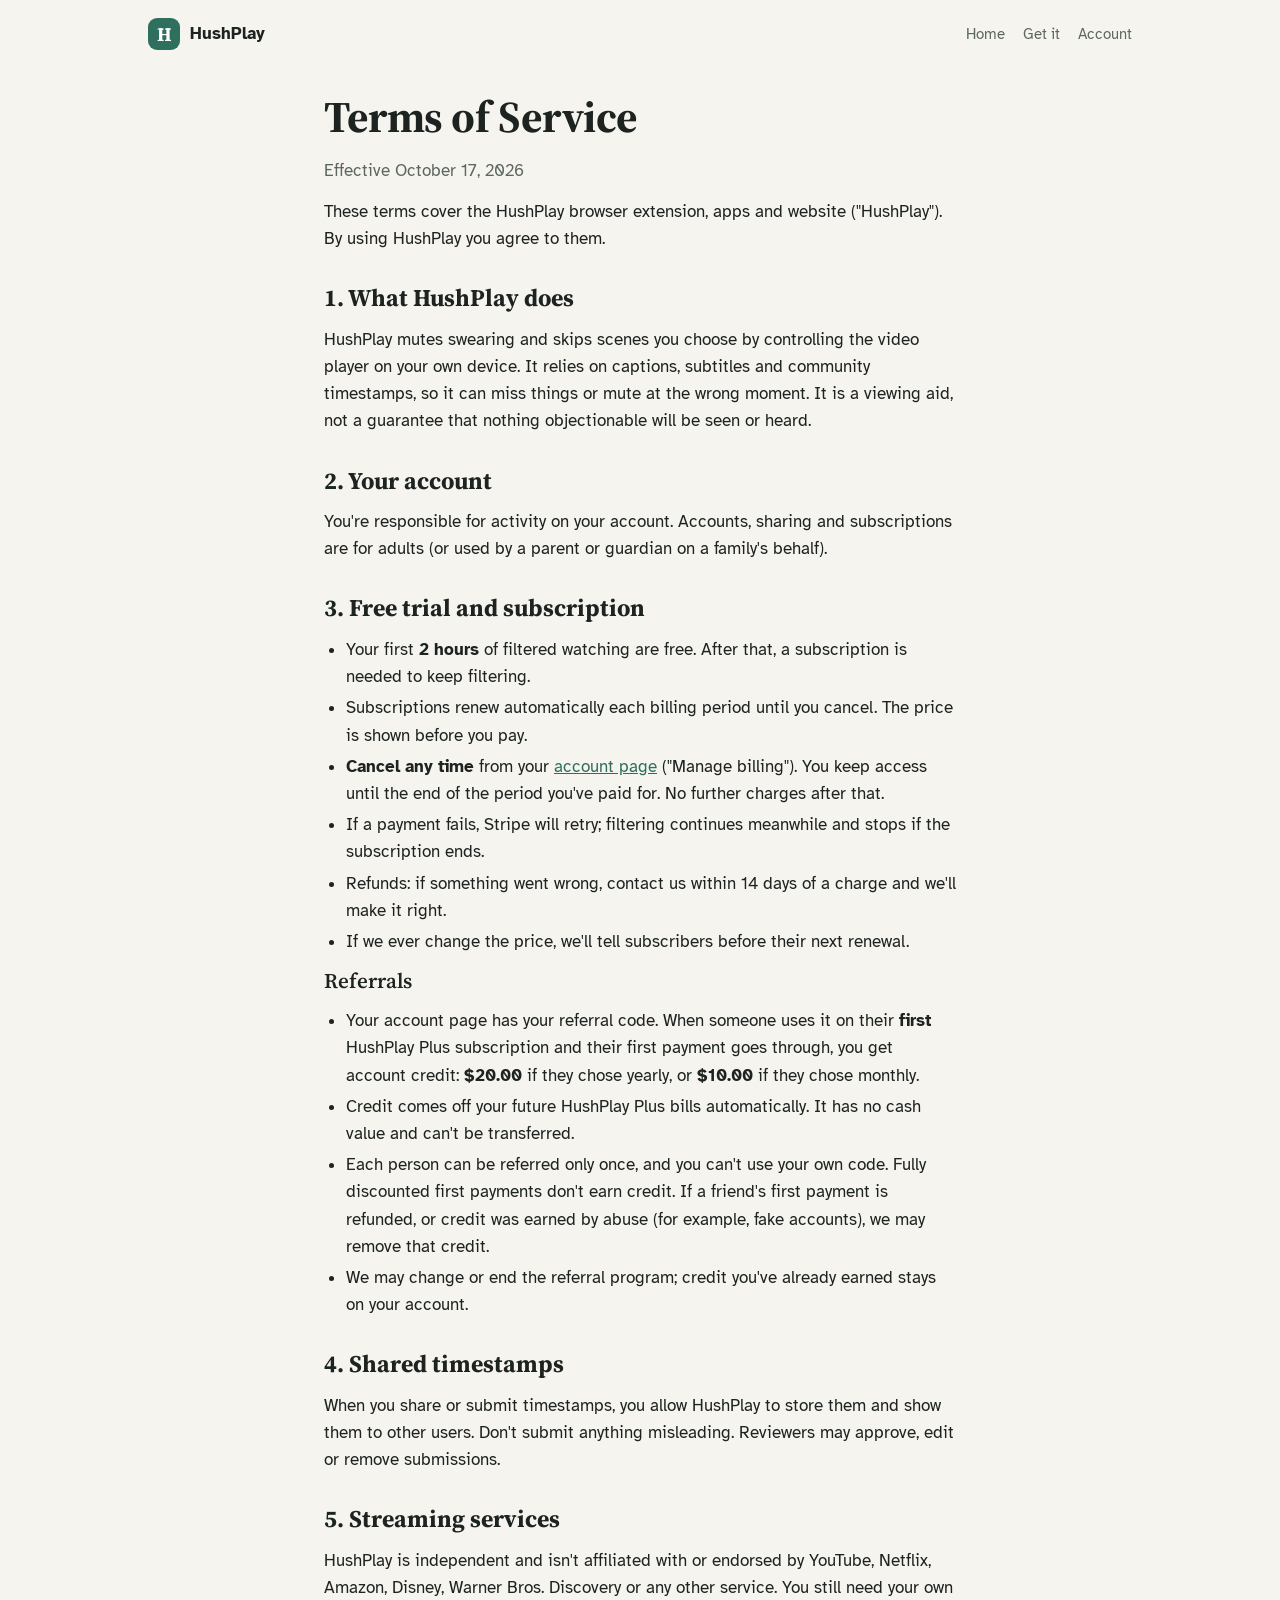
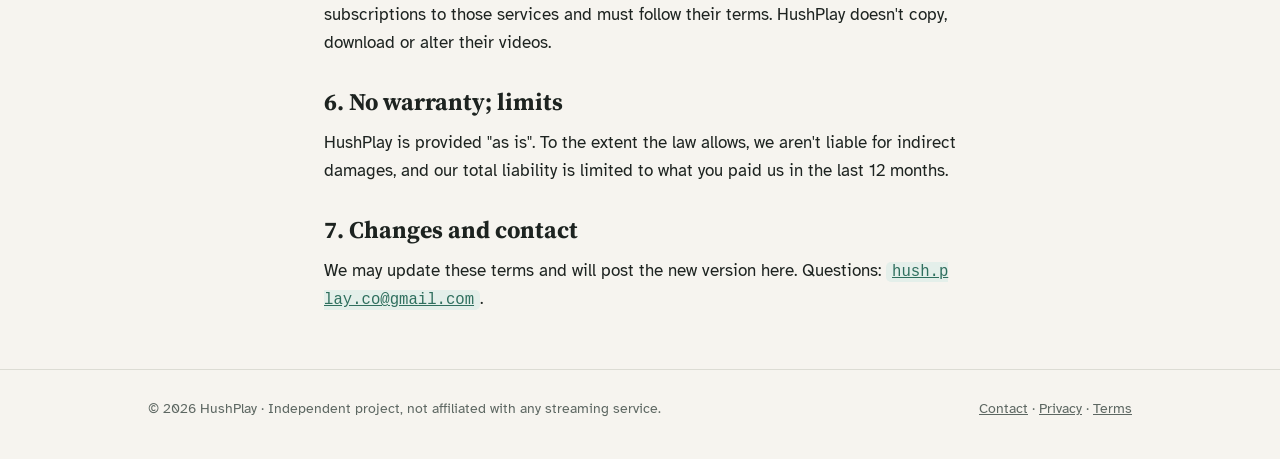
<file: terms.html>
<!doctype html>
<html lang="en">
<head>
<meta charset="utf-8">
<meta name="viewport" content="width=device-width, initial-scale=1, viewport-fit=cover">
<title>Terms of Service · HushPlay</title>
<link rel="icon" href="img/favicon.png">
<link rel="stylesheet" href="https://fonts.googleapis.com/css2?family=Source+Serif+4:opsz,wght@8..60,600;8..60,700&family=Atkinson+Hyperlegible:ital,wght@0,400;0,700;1,400&display=swap">
<link rel="stylesheet" href="site.css">
</head>
<body>
<header class="top">
  <div class="wrap">
    <a class="brand" href="./"><span class="v">H</span>HushPlay</a>
    <nav><a href="./">Home</a><a href="./#get">Get it</a><a href="account.html">Account</a></nav>
  </div>
</header>
<main class="wrap narrow prose" style="padding-block:24px 56px">

  <h1 style="font-size:clamp(32px,5vw,44px)">Terms of Service</h1>
  <p style="color:var(--muted)">Effective October 17, 2026</p>
  <p>These terms cover the HushPlay browser extension, apps and website ("HushPlay"). By using HushPlay you agree to them.</p>

  <h2>1. What HushPlay does</h2>
  <p>HushPlay mutes swearing and skips scenes you choose by controlling the video player on your own device. It relies on captions, subtitles and community timestamps, so it can miss things or mute at the wrong moment. It is a viewing aid, not a guarantee that nothing objectionable will be seen or heard.</p>

  <h2>2. Your account</h2>
  <p>You're responsible for activity on your account. Accounts, sharing and subscriptions are for adults (or used by a parent or guardian on a family's behalf).</p>

  <h2>3. Free trial and subscription</h2>
  <ul>
    <li>Your first <b>2 hours</b> of filtered watching are free. After that, a subscription is needed to keep filtering.</li>
    <li>Subscriptions renew automatically each billing period until you cancel. The price is shown before you pay.</li>
    <li><b>Cancel any time</b> from your <a href="account.html">account page</a> ("Manage billing"). You keep access until the end of the period you've paid for. No further charges after that.</li>
    <li>If a payment fails, Stripe will retry; filtering continues meanwhile and stops if the subscription ends.</li>
    <li>Refunds: if something went wrong, contact us within 14 days of a charge and we'll make it right.</li>
    <li>If we ever change the price, we'll tell subscribers before their next renewal.</li>
  </ul>

  <h3>Referrals</h3>
  <ul>
    <li>Your account page has your referral code. When someone uses it on their <b>first</b> HushPlay Plus subscription and their first payment goes through, you get account credit: <b>$20.00</b> if they chose yearly, or <b>$10.00</b> if they chose monthly.</li>
    <li>Credit comes off your future HushPlay Plus bills automatically. It has no cash value and can't be transferred.</li>
    <li>Each person can be referred only once, and you can't use your own code. Fully discounted first payments don't earn credit. If a friend's first payment is refunded, or credit was earned by abuse (for example, fake accounts), we may remove that credit.</li>
    <li>We may change or end the referral program; credit you've already earned stays on your account.</li>
  </ul>

  <h2>4. Shared timestamps</h2>
  <p>When you share or submit timestamps, you allow HushPlay to store them and show them to other users. Don't submit anything misleading. Reviewers may approve, edit or remove submissions.</p>

  <h2>5. Streaming services</h2>
  <p>HushPlay is independent and isn't affiliated with or endorsed by YouTube, Netflix, Amazon, Disney, Warner Bros. Discovery or any other service. You still need your own subscriptions to those services and must follow their terms. HushPlay doesn't copy, download or alter their videos.</p>

  <h2>6. No warranty; limits</h2>
  <p>HushPlay is provided "as is". To the extent the law allows, we aren't liable for indirect damages, and our total liability is limited to what you paid us in the last 12 months.</p>

  <h2>7. Changes and contact</h2>
  <p>We may update these terms and will post the new version here. Questions: <a class="addr" href="mailto:hush.play.co@gmail.com">hush.play.co@gmail.com</a>.</p>
</main>
<footer>
  <div class="wrap">
    <span>© 2026 HushPlay · Independent project, not affiliated with any streaming service.</span>
    <span><a href="mailto:hush.play.co@gmail.com">Contact</a> · <a href="privacy.html">Privacy</a> · <a href="terms.html">Terms</a></span>
  </div>
</footer>
</body>
</html>
</file>
<file: site.css>
[hidden] { display: none !important; }
/* HushPlay website.
   Layout: one centred reading column (≈64rem) with full-width bands; the hero shows a
   film timeline with mute marks and skipped scenes, the thing HushPlay actually produces. */
:root {
  --bg: #f6f4ef;
  --paper: #ffffff;
  --ink: #1d2320;
  --muted: #5d6762;
  --line: #dcdcd4;
  --accent: #2f6f5e;
  --accent-ink: #ffffff;
  --accent-soft: #e4efea;
  --mute: #c2492f;          /* mute marks on the timeline */
  --skip: #8a8f8c;          /* skipped scenes */
  --warn: #9a4b00;
  --warn-soft: #fbeedd;
  --display: "Source Serif 4", Georgia, "Times New Roman", serif;
  --body: "Atkinson Hyperlegible", system-ui, -apple-system, "Segoe UI", sans-serif;
  --mono: ui-monospace, "SFMono-Regular", Consolas, monospace;
  color-scheme: light;
}
@media (prefers-color-scheme: dark) {
  :root:not([data-theme="light"]) {
    --bg: #121514; --paper: #1b1f1d; --ink: #e9ece9; --muted: #a3ada8; --line: #2e3431;
    --accent: #6cc2a6; --accent-ink: #0d1a15; --accent-soft: #1d2d27; --mute: #ef7d63; --skip: #6f7672;
    --warn: #ffb36b; --warn-soft: #33261a; color-scheme: dark;
  }
}
:root[data-theme="dark"] {
  --bg: #121514; --paper: #1b1f1d; --ink: #e9ece9; --muted: #a3ada8; --line: #2e3431;
  --accent: #6cc2a6; --accent-ink: #0d1a15; --accent-soft: #1d2d27; --mute: #ef7d63; --skip: #6f7672;
  --warn: #ffb36b; --warn-soft: #33261a; color-scheme: dark;
}

* { box-sizing: border-box; }
html { -webkit-text-size-adjust: 100%; }
body { margin: 0; background: var(--bg); color: var(--ink); font: 17px/1.6 var(--body); }
img { max-width: 100%; height: auto; display: block; }
a { color: var(--accent); }
a:focus-visible, button:focus-visible, input:focus-visible { outline: 3px solid var(--accent); outline-offset: 2px; }

.wrap { max-width: 64rem; margin: 0 auto;
  padding-left: max(20px, env(safe-area-inset-left, 0px)); padding-right: max(20px, env(safe-area-inset-right, 0px)); }
.narrow { max-width: 42rem; }

/* header */
.top { padding-block: 18px; }
.top .wrap { display: flex; align-items: center; justify-content: space-between; gap: 16px; flex-wrap: wrap; }
.brand { display: inline-flex; align-items: center; gap: 10px; color: var(--ink); text-decoration: none; font-weight: 700; }
.brand .v { width: 32px; height: 32px; border-radius: 9px; background: var(--accent); color: var(--accent-ink);
  display: inline-grid; place-items: center; font-family: var(--display); font-size: 19px; }
nav { display: flex; gap: 18px; flex-wrap: wrap; }
nav a { color: var(--muted); text-decoration: none; font-size: 15px; }
nav a:hover, nav a[aria-current] { color: var(--ink); }

h1, h2, h3 { font-family: var(--display); line-height: 1.15; text-wrap: balance; margin: 0; }
h1 { font-size: clamp(36px, 6.4vw, 64px); font-weight: 700; letter-spacing: -0.01em; }
h2 { font-size: clamp(26px, 3.6vw, 36px); font-weight: 700; }
h3 { font-size: 21px; font-weight: 600; }
p { margin: 0; }
.lede { font-size: clamp(18px, 2.1vw, 21px); color: var(--muted); max-width: 36rem; }
.eyebrow { font-size: 13px; text-transform: uppercase; letter-spacing: .1em; color: var(--accent); font-weight: 700; }

/* buttons */
.btn { display: inline-flex; align-items: center; justify-content: center; gap: 8px; padding: 12px 20px; border-radius: 10px;
  border: 1px solid var(--line); background: var(--paper); color: var(--ink); font: 600 16px/1.2 var(--body);
  text-decoration: none; cursor: pointer; }
.btn:hover { border-color: var(--muted); }
.btn.primary { background: var(--accent); border-color: var(--accent); color: var(--accent-ink); }
.btn.primary:hover { filter: brightness(1.06); }
.btn[disabled] { opacity: .55; cursor: default; }
.btn .g { font-weight: 800; color: #4285f4; }
.row { display: flex; gap: 12px; flex-wrap: wrap; align-items: center; }

/* hero */
.hero { padding-block: 40px 56px; }
.hero .wrap { display: grid; gap: 28px; }
.timeline { background: var(--paper); border: 1px solid var(--line); border-radius: 14px; padding: 18px 18px 14px; display: grid; gap: 12px; }
.timeline .meta { display: flex; justify-content: space-between; gap: 12px; font-size: 14px; color: var(--muted); flex-wrap: wrap; }
.timeline .meta b { color: var(--ink); font-weight: 700; }
.track { position: relative; height: 34px; border-radius: 8px; background: var(--accent-soft); overflow: hidden; }
.track .playhead { position: absolute; top: 0; bottom: 0; width: 2px; background: var(--ink); left: 0;
  animation: play 14s linear infinite; }
@keyframes play { from { left: 0; } to { left: 100%; } }
@media (prefers-reduced-motion: reduce) { .track .playhead { animation: none; left: 38%; } }
.track .m { position: absolute; top: 6px; bottom: 6px; width: 4px; border-radius: 2px; background: var(--mute); }
.track .s { position: absolute; top: 0; bottom: 0; background: repeating-linear-gradient(135deg, var(--skip) 0 6px, transparent 6px 11px); opacity: .55; }
.legend { display: flex; gap: 18px; flex-wrap: wrap; font-size: 14px; color: var(--muted); }
.legend span::before { content: ""; display: inline-block; width: 12px; height: 12px; border-radius: 3px; margin-right: 6px; vertical-align: -1px; }
.legend .lm::before { background: var(--mute); }
.legend .ls::before { background: repeating-linear-gradient(135deg, var(--skip) 0 3px, transparent 3px 6px); }
.events { display: grid; grid-template-columns: repeat(auto-fill, minmax(150px, 1fr)); gap: 6px 16px; font: 14px/1.4 var(--mono); color: var(--muted); }
.events b { color: var(--ink); font-weight: 600; font-variant-numeric: tabular-nums; }

/* sections */
section.band { padding-block: 56px; border-top: 1px solid var(--line); }
section.band .wrap { display: grid; gap: 28px; }
.split { display: grid; gap: 28px; align-items: center; }
@media (min-width: 860px) {
  .hero .wrap { grid-template-columns: 1.05fr 1fr; align-items: center; gap: 48px; }
  .split { grid-template-columns: 1fr 1.25fr; }
  .split.flip > :first-child { order: 2; }
}
.split > * { min-width: 0; }
.shot { border-radius: 12px; border: 1px solid var(--line); overflow: hidden; background: var(--paper); }
.points { display: grid; gap: 14px; padding: 0; margin: 0; list-style: none; }
.points li { display: grid; grid-template-columns: 22px 1fr; gap: 10px; }
.points li::before { content: ""; width: 10px; height: 10px; border-radius: 50%; background: var(--accent); margin-top: 9px; }
.points b { font-weight: 700; }

.cards { display: grid; gap: 16px; grid-template-columns: repeat(auto-fit, minmax(240px, 1fr)); }
.card { background: var(--paper); border: 1px solid var(--line); border-radius: 12px; padding: 20px; display: grid; gap: 10px; align-content: start; }
.card .tag { font-size: 13px; color: var(--muted); }
.card .tag.soon { color: var(--warn); }

.note { background: var(--accent-soft); border-radius: 12px; padding: 16px 18px; }
.warnbox { background: var(--warn-soft); color: var(--warn); border-radius: 10px; padding: 12px 14px; }

/* forms */
label.field { display: grid; gap: 6px; font-size: 15px; color: var(--muted); }
input[type=email], input[type=text] { font: 16px var(--body); padding: 11px 12px; border-radius: 9px; border: 1px solid var(--line);
  background: var(--bg); color: var(--ink); width: 100%; min-width: 0; }
.inline { display: flex; gap: 10px; flex-wrap: wrap; }
.inline input { flex: 1 1 220px; }

/* plan meter */
.meter { height: 10px; border-radius: 6px; background: var(--accent-soft); overflow: hidden; }
.meter > i { display: block; height: 100%; background: var(--accent); }
.kv { display: grid; grid-template-columns: max-content 1fr; gap: 6px 16px; font-size: 15px; }
.kv dt { color: var(--muted); }
.kv dd { margin: 0; font-variant-numeric: tabular-nums; }

/* prose pages */
.prose { display: grid; gap: 14px; }
.prose h2 { font-size: 24px; margin-top: 18px; }
.prose ul { margin: 0; padding-left: 22px; display: grid; gap: 4px; }
.table-wrap { overflow-x: auto; border: 1px solid var(--line); border-radius: 10px; background: var(--paper); }
table { border-collapse: collapse; width: 100%; min-width: 540px; font-size: 15px; }
th, td { text-align: left; vertical-align: top; padding: 10px 12px; border-bottom: 1px solid var(--line); }
th { font-size: 13px; text-transform: uppercase; letter-spacing: .06em; color: var(--muted); }
tr:last-child td { border-bottom: 0; }
code, .addr { font-family: var(--mono); font-size: .92em; background: var(--accent-soft); padding: 1px 6px; border-radius: 5px; word-break: break-all; }

footer { border-top: 1px solid var(--line); padding-block: 28px 40px; color: var(--muted); font-size: 14px; }
footer .wrap { display: flex; justify-content: space-between; gap: 16px; flex-wrap: wrap; }
footer a { color: var(--muted); }

/* settings profiles */
.proflist { list-style: none; margin: 0; padding: 0; display: grid; gap: 10px; }
.prof { border: 1px solid var(--line); border-radius: 10px; padding: 12px 14px; display: grid; gap: 10px; background: var(--bg); }
.pill { font-size: 13px; padding: 2px 10px; border-radius: 999px; background: var(--accent-soft); color: var(--accent); font-weight: 700; }
.btn.small { padding: 7px 12px; font-size: 15px; }
.profedit { display: grid; gap: 8px; border-top: 1px solid var(--line); padding-top: 10px; }
.profedit .lbl { margin: 6px 0 0; font-weight: 700; font-size: 15px; }
.profedit .field { display: grid; gap: 4px; font-size: 15px; color: var(--muted); }
.profedit input[type=text], .profedit select { font: inherit; padding: 9px 10px; border-radius: 8px; border: 1px solid var(--line); background: var(--paper); color: var(--ink); max-width: 100%; }
.check { display: flex; align-items: center; gap: 8px; font-size: 15px; }

/* referrals */
.refcode { display: flex; align-items: baseline; gap: 12px; flex-wrap: wrap; }
.refcode span { color: var(--muted); font-size: 15px; }
.refcode b { font: 700 26px/1.1 var(--mono); letter-spacing: .12em; }
</file>
